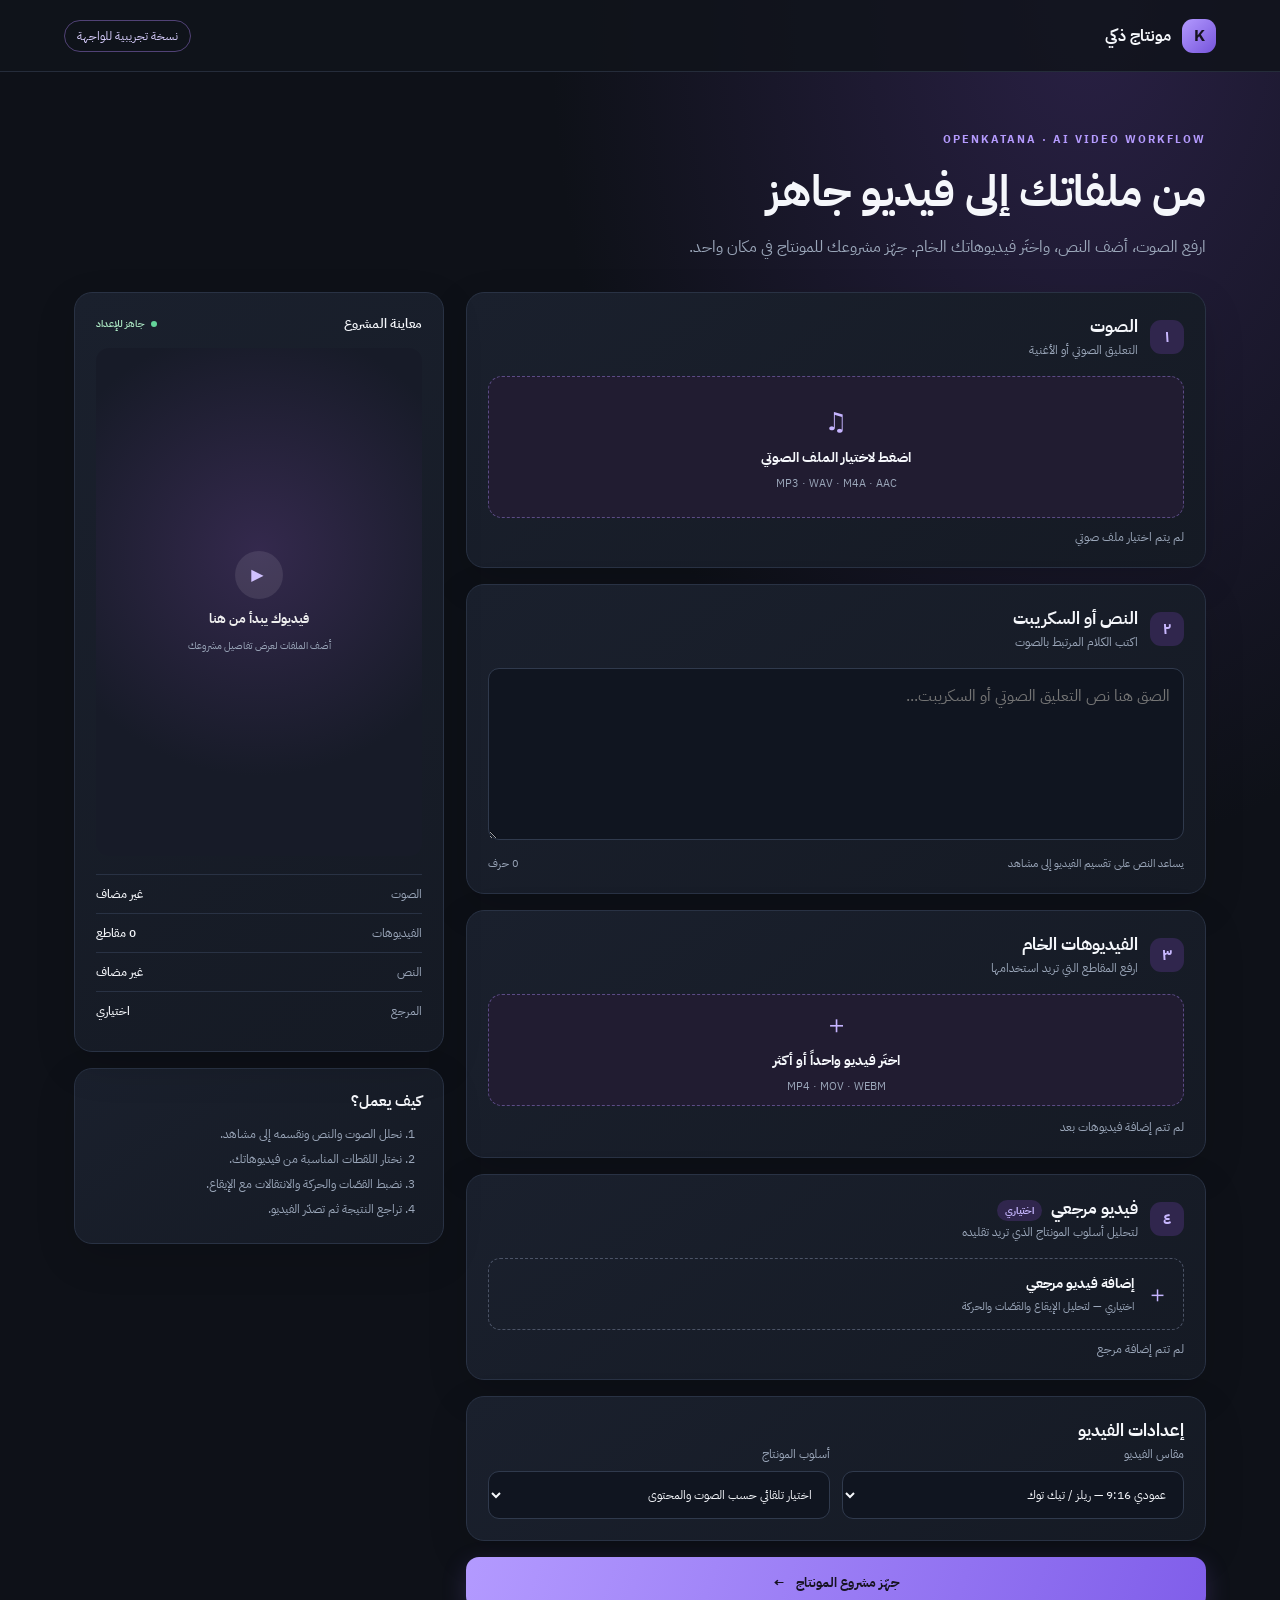
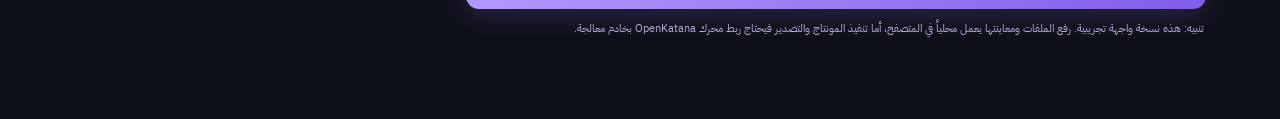
<file: demo/index.html>
<!doctype html>
<html lang="ar" dir="rtl">
<head>
  <meta charset="utf-8">
  <meta name="viewport" content="width=device-width,initial-scale=1">
  <meta name="theme-color" content="#10131b">
  <title>مونتاج ذكي | OpenKatana</title>
  <link rel="stylesheet" href="./styles.css">
</head>
<body>
  <header class="topbar">
    <a class="brand" href="#" aria-label="OpenKatana"><span class="brand-mark">K</span><span>مونتاج ذكي</span></a>
    <span class="prototype-tag">نسخة تجريبية للواجهة</span>
  </header>

  <main class="shell">
    <section class="intro">
      <p class="eyebrow">OPENKATANA · AI VIDEO WORKFLOW</p>
      <h1>من ملفاتك إلى فيديو جاهز</h1>
      <p class="lead">ارفع الصوت، أضف النص، واختَر فيديوهاتك الخام. جهّز مشروعك للمونتاج في مكان واحد.</p>
    </section>

    <section class="workspace">
      <div class="form-column">
        <section class="panel">
          <div class="step-heading"><span class="step-number">١</span><div><h2>الصوت</h2><p>التعليق الصوتي أو الأغنية</p></div></div>
          <label class="upload-zone" for="audio-file">
            <span class="upload-icon">♫</span>
            <strong>اضغط لاختيار الملف الصوتي</strong>
            <small>MP3 · WAV · M4A · AAC</small>
            <input id="audio-file" type="file" accept="audio/*">
          </label>
          <div id="audio-info" class="file-info" aria-live="polite">لم يتم اختيار ملف صوتي</div>
          <audio id="audio-player" controls hidden></audio>
        </section>

        <section class="panel">
          <div class="step-heading"><span class="step-number">٢</span><div><h2>النص أو السكريبت</h2><p>اكتب الكلام المرتبط بالصوت</p></div></div>
          <textarea id="script-text" rows="5" placeholder="الصق هنا نص التعليق الصوتي أو السكريبت..."></textarea>
          <div class="field-footer"><span>يساعد النص على تقسيم الفيديو إلى مشاهد</span><span id="char-count">٠ حرف</span></div>
        </section>

        <section class="panel">
          <div class="step-heading"><span class="step-number">٣</span><div><h2>الفيديوهات الخام</h2><p>ارفع المقاطع التي تريد استخدامها</p></div></div>
          <label class="upload-zone compact" for="raw-files">
            <span class="upload-icon">＋</span>
            <strong>اختَر فيديو واحداً أو أكثر</strong>
            <small>MP4 · MOV · WEBM</small>
            <input id="raw-files" type="file" accept="video/*" multiple>
          </label>
          <div id="raw-list" class="file-list" aria-live="polite"><span class="empty-state">لم تتم إضافة فيديوهات بعد</span></div>
        </section>

        <section class="panel optional-panel">
          <div class="step-heading"><span class="step-number">٤</span><div><h2>فيديو مرجعي <em>اختياري</em></h2><p>لتحليل أسلوب المونتاج الذي تريد تقليده</p></div></div>
          <label class="reference-pick" for="reference-file"><span>＋</span><span><strong>إضافة فيديو مرجعي</strong><small>اختياري — لتحليل الإيقاع والقصّات والحركة</small></span><input id="reference-file" type="file" accept="video/*"></label>
          <div id="reference-info" class="file-info">لم تتم إضافة مرجع</div>
        </section>

        <section class="panel settings-panel">
          <h2>إعدادات الفيديو</h2>
          <div class="settings-grid">
            <label>مقاس الفيديو<select id="aspect"><option value="9:16">عمودي 9:16 — ريلز / تيك توك</option><option value="16:9">أفقي 16:9 — يوتيوب</option><option value="1:1">مربع 1:1</option></select></label>
            <label>أسلوب المونتاج<select id="style"><option>اختيار تلقائي حسب الصوت والمحتوى</option><option>سريع وحيوي</option><option>سينمائي وهادئ</option><option>إعلاني وتسويقي</option><option>مطابقة الفيديو المرجعي</option></select></label>
          </div>
        </section>

        <button id="start-button" class="primary-button" type="button">جهّز مشروع المونتاج <span>←</span></button>
        <p class="demo-note">تنبيه: هذه نسخة واجهة تجريبية. رفع الملفات ومعاينتها يعمل محلياً في المتصفح، أما تنفيذ المونتاج والتصدير فيحتاج ربط محرك OpenKatana بخادم معالجة.</p>
      </div>

      <aside class="side-column">
        <section class="preview-card">
          <div class="preview-top"><span>معاينة المشروع</span><span class="live-dot">جاهز للإعداد</span></div>
          <div class="preview-screen"><div class="play-symbol">▶</div><strong>فيديوك يبدأ من هنا</strong><small>أضف الملفات لعرض تفاصيل مشروعك</small></div>
          <div class="summary-row"><span>الصوت</span><strong id="summary-audio">غير مضاف</strong></div>
          <div class="summary-row"><span>الفيديوهات</span><strong id="summary-videos">٠ مقاطع</strong></div>
          <div class="summary-row"><span>النص</span><strong id="summary-script">غير مضاف</strong></div>
          <div class="summary-row"><span>المرجع</span><strong id="summary-reference">اختياري</strong></div>
        </section>
        <section class="how-card"><h3>كيف يعمل؟</h3><ol><li>نحلل الصوت والنص ونقسمه إلى مشاهد.</li><li>نختار اللقطات المناسبة من فيديوهاتك.</li><li>نضبط القصّات والحركة والانتقالات مع الإيقاع.</li><li>تراجع النتيجة ثم تصدّر الفيديو.</li></ol></section>
      </aside>
    </section>
  </main>
  <div id="toast" class="toast" role="status" aria-live="polite"></div>
  <script src="./app.js"></script>
</body>
</html>
</file>
<file: demo/styles.css>
@import url('https://fonts.googleapis.com/css2?family=IBM+Plex+Sans+Arabic:wght@400;500;600;700&display=swap');
:root{color-scheme:dark;--bg:#0e1118;--panel:#171c27;--line:#293244;--muted:#9ba7ba;--text:#f5f7fb;--accent:#a78bfa;--accent2:#7c5ce7}
*{box-sizing:border-box}body{margin:0;background:radial-gradient(ellipse at 85% 0%,#292044 0,transparent 35%),var(--bg);color:var(--text);font-family:"IBM Plex Sans Arabic",system-ui,sans-serif;min-height:100vh}.topbar{height:72px;border-bottom:1px solid #252c3a;display:flex;align-items:center;justify-content:space-between;padding:0 max(5vw,20px);background:#10131bd9}.brand{display:flex;gap:11px;align-items:center;color:var(--text);font-weight:700;text-decoration:none}.brand-mark{display:grid;place-items:center;width:34px;height:34px;border-radius:11px;background:linear-gradient(135deg,#b39aff,#7654db);color:#171322;font-weight:700}.prototype-tag{font-size:12px;color:#d9cfff;border:1px solid #514276;border-radius:30px;padding:6px 12px}.shell{max-width:1180px;margin:auto;padding:48px 24px 80px}.intro{margin-bottom:30px}.eyebrow{font-size:11px;letter-spacing:2px;color:#b59bff;font-weight:700}.intro h1{font-size:clamp(29px,5vw,43px);margin:8px 0}.lead{color:var(--muted);margin:0;max-width:660px;line-height:1.9}.workspace{display:grid;grid-template-columns:minmax(0,1.6fr) minmax(270px,.8fr);gap:22px;align-items:start}.form-column,.side-column{display:grid;gap:16px}.panel,.preview-card,.how-card{background:linear-gradient(145deg,#1a202d,#151a24);border:1px solid var(--line);border-radius:18px;padding:21px;box-shadow:0 14px 40px #0002}.step-heading{display:flex;align-items:center;gap:12px;margin-bottom:17px}.step-number{width:34px;height:34px;display:grid;place-items:center;border-radius:11px;background:#30264d;color:#c9b8ff;font-weight:700}.step-heading h2,.settings-panel h2{font-size:17px;margin:0 0 2px}.step-heading p{font-size:12px;color:var(--muted);margin:0}.upload-zone{min-height:142px;border:1px dashed #5b4b85;border-radius:14px;background:#211c31;display:flex;flex-direction:column;align-items:center;justify-content:center;gap:7px;cursor:pointer;text-align:center;transition:.2s}.upload-zone:hover,.reference-pick:hover{border-color:#b19aff;background:#28213b}.upload-zone input,.reference-pick input{display:none}.upload-icon{font-size:25px;color:#c6b4ff}.upload-zone strong,.reference-pick strong{font-size:14px}.upload-zone small,.reference-pick small{font-size:11px;color:var(--muted)}.compact{min-height:112px}.file-info{font-size:12px;color:var(--muted);margin-top:10px;overflow-wrap:anywhere}audio{width:100%;margin-top:12px;height:38px}textarea,select{width:100%;background:#101520;border:1px solid #303a4d;color:var(--text);border-radius:11px;padding:13px;font:inherit;outline:none}textarea{resize:vertical;line-height:1.8}textarea:focus,select:focus{border-color:#9e83f4}.field-footer{display:flex;justify-content:space-between;gap:12px;color:var(--muted);font-size:11px;margin-top:8px}.file-list{display:grid;gap:8px;margin-top:12px}.file-item{display:flex;justify-content:space-between;gap:10px;align-items:center;background:#101520;border:1px solid #2b3445;padding:9px 11px;border-radius:10px;font-size:12px}.file-item span{overflow:hidden;text-overflow:ellipsis;white-space:nowrap}.file-item small{color:var(--muted);white-space:nowrap}.empty-state{font-size:12px;color:var(--muted)}.optional-panel em{font-size:10px;font-style:normal;color:#c7b7ff;background:#30264d;padding:3px 8px;border-radius:20px;margin-right:5px}.reference-pick{display:flex;align-items:center;gap:12px;border:1px dashed #4b5366;padding:14px;border-radius:12px;cursor:pointer}.reference-pick>span:first-child{font-size:23px;color:#c5b4ff}.reference-pick>span:nth-child(2){display:grid;gap:4px}.settings-grid{display:grid;grid-template-columns:1fr 1fr;gap:12px}.settings-grid label{font-size:12px;color:var(--muted);display:grid;gap:8px}.settings-grid select{font-size:12px}.primary-button{border:0;border-radius:13px;padding:16px 20px;background:linear-gradient(110deg,#b39aff,#805eea);color:#171322;font:700 15px inherit;cursor:pointer;font-family:inherit;font-weight:700;box-shadow:0 8px 25px #8a69ee35}.primary-button:disabled{opacity:.5;cursor:not-allowed}.primary-button span{margin-right:8px}.demo-note{font-size:11px;line-height:1.8;color:#b8a9db;margin:-6px 2px 0}.preview-card{position:sticky;top:20px}.preview-top{display:flex;justify-content:space-between;align-items:center;font-size:13px;font-weight:600;margin-bottom:15px}.live-dot{font-size:10px;color:#a9e4c1}.live-dot:before{content:"";display:inline-block;width:6px;height:6px;border-radius:50%;background:#63d49a;margin-left:6px}.preview-screen{aspect-ratio:9/14;border-radius:13px;background:radial-gradient(circle at 50% 40%,#34294d,#171b28 65%);display:flex;flex-direction:column;align-items:center;justify-content:center;gap:10px;color:#eee;margin-bottom:18px;text-align:center}.play-symbol{width:48px;height:48px;display:grid;place-items:center;border-radius:50%;background:#ffffff18;color:#d1c2ff;padding-right:3px}.preview-screen strong{font-size:13px}.preview-screen small{font-size:10px;color:var(--muted)}.summary-row{display:flex;justify-content:space-between;gap:10px;padding:10px 0;border-top:1px solid #293244;font-size:12px}.summary-row span{color:var(--muted)}.summary-row strong{font-weight:500;text-align:left;max-width:65%;overflow:hidden;text-overflow:ellipsis;white-space:nowrap}.how-card h3{margin:0 0 10px;font-size:15px}.how-card ol{margin:0;padding-right:20px;color:var(--muted);font-size:12px;line-height:2.1}.toast{position:fixed;bottom:22px;left:50%;transform:translate(-50%,20px);opacity:0;pointer-events:none;background:#29213b;border:1px solid #62508e;border-radius:12px;padding:12px 18px;font-size:12px;transition:.25s;max-width:90vw;text-align:center}.toast.show{opacity:1;transform:translate(-50%,0)}@media(max-width:820px){.workspace{grid-template-columns:1fr}.side-column{grid-row:1}.preview-card{position:static}.preview-screen{aspect-ratio:16/7}.shell{padding:32px 15px 55px}.settings-grid{grid-template-columns:1fr}.topbar{padding:0 16px}}
</file>
